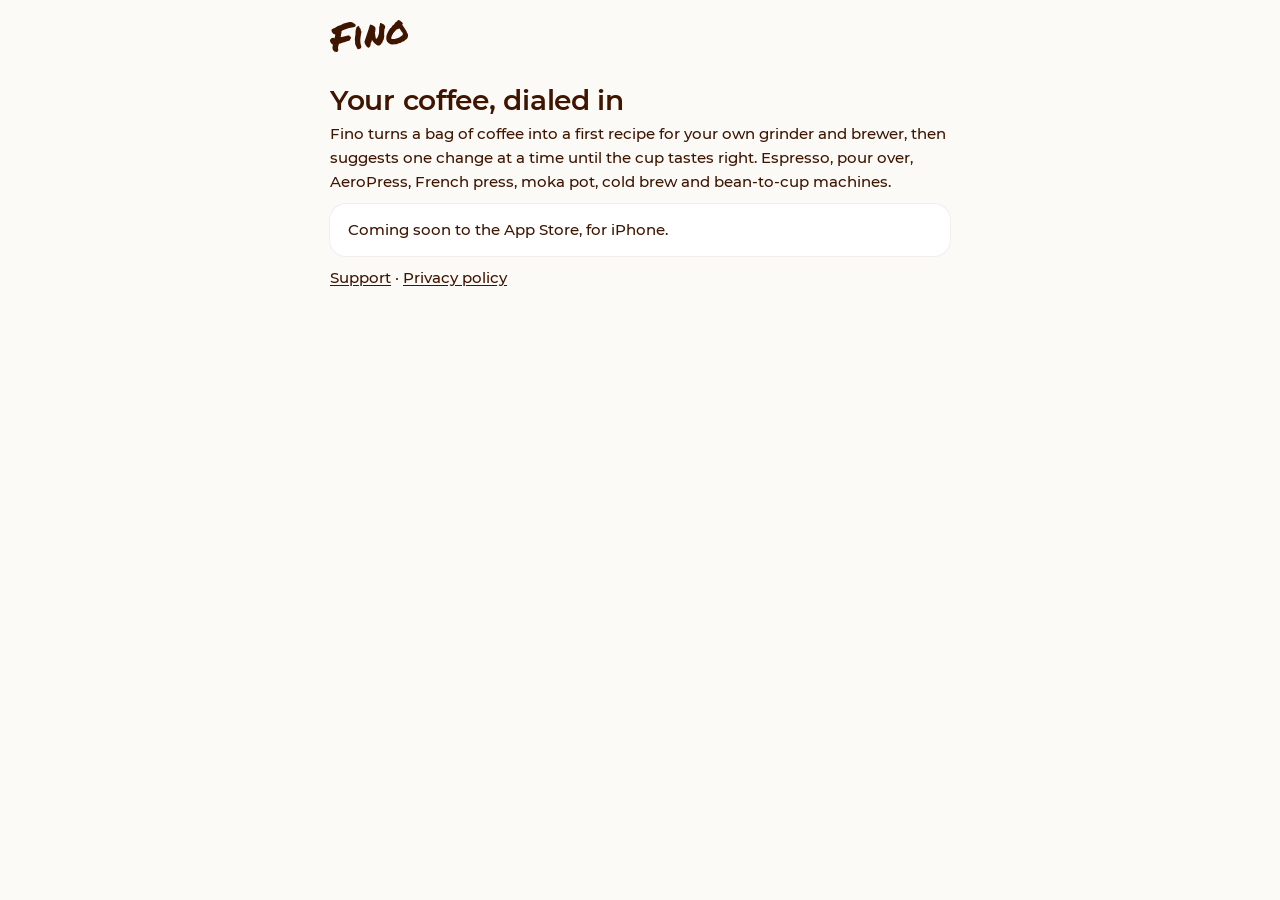
<file: index.html>
<!doctype html>
<html lang="en">
<head>
<meta charset="utf-8">
<meta name="viewport" content="width=device-width, initial-scale=1, viewport-fit=cover">
<meta name="referrer" content="no-referrer">
<meta name="description" content="Fino turns a bag of coffee into a first recipe for your own grinder and brewer, then suggests one change at a time.">
<title>Fino · Coffee grind coach for iPhone</title>
<link rel="stylesheet" href="page.css">
</head>
<body>
<main>
  <header class="brand">
    <svg class="logo" viewBox="0 0 100 41.01" aria-label="Fino" role="img"><path d="M3.66 31.56Q2.15 30.95 1.21 29.60Q0.27 28.25 0 26.96Q-0.01 25.82 0.35 25.13Q0.71 24.44 1.26 23.96Q1.82 23.48 2.45 23.18Q3.07 22.88 3.66 22.66L4.39 22.80Q4.66 23 4.94 23.16Q5.22 23.31 5.48 23.46Q5.92 23.21 5.99 22.82Q6.06 22.43 6.15 22.04Q6.22 21.51 6.34 20.97Q6.45 20.43 6.67 19.88Q6.56 19.46 6.61 19.12Q6.66 18.79 6.73 18.54Q6.41 18.34 6.29 18.33Q6.17 18.33 5.88 18.27Q5.74 18.29 5.60 18.29Q5.45 18.28 5.26 18.26Q4.49 17.84 4.23 17.52Q3.98 17.19 3.69 16.85Q3.41 16.51 3.18 16.25Q2.96 16 2.69 15.79L2.08 15.50L2.29 14.90Q2.37 14.79 2.35 14.63Q2.33 14.46 2.10 14.16Q1.87 13.57 1.93 13.28L1.95 12.71Q2.33 12.04 2.37 11.94L2.77 11.41Q3.81 10.98 4.89 10.48Q5.96 9.98 6.99 9.46Q8.01 8.95 9.08 8.42Q10.16 7.90 11.24 7.47Q11.57 7.09 12 6.96Q12.44 6.83 12.81 6.73Q13.13 6.69 13.41 6.61Q13.68 6.52 13.80 6.32Q14.55 5.93 15.28 5.64Q16.63 5.08 18.85 4.26Q21.07 3.44 23.89 2.82L24.87 2.65Q25.16 2.65 25.43 2.59Q25.71 2.53 25.99 2.50Q28.42 2.17 29.42 3.56Q29.92 3.73 30.34 4.03Q30.76 4.33 31.13 4.62Q31.39 4.82 31.60 4.96Q31.81 5.10 31.96 5.17L32.39 5.49Q33.05 6.55 32.87 7.67Q32.66 8.26 32.35 8.40Q32.03 8.54 31.72 8.68L31.16 9.08Q30.54 9.12 30.24 9.16Q29.93 9.20 29.56 9.25Q28.16 9.44 26.33 9.85Q24.51 10.26 22.63 10.82Q20.76 11.38 18.99 12.07Q17.23 12.76 15.94 13.45Q15.61 13.78 15.03 14.10Q14.90 14.16 14.64 14.39Q14.74 14.75 14.74 15.11Q14.74 15.47 14.69 15.81Q14.67 16.05 14.68 16.31Q14.69 16.57 14.68 16.86Q13.86 18.16 14.12 19.74L13.95 20.24Q13.79 20.45 13.72 20.82Q13.65 21.18 13.79 21.54L14.05 22.08Q14.97 21.86 15.87 21.62Q16.77 21.38 17.77 21.11Q19.05 20.70 20.36 20.35Q21.67 20.01 23.12 19.82L24.95 19.57L24.58 20.05L25.10 20.03L24.92 20.82Q25.27 20.91 25.44 20.96Q25.61 21.01 25.77 21.08L26.16 21.51Q26.41 21.62 26.64 21.89Q26.86 22.17 26.98 22.68L26.90 23.17L25.08 26.27L24.85 26.68L24.36 26.60Q23.47 26.67 22.70 27.01Q22.34 27.16 21.94 27.33Q21.53 27.50 21.11 27.56Q20.02 27.90 19.28 28.11Q18.55 28.33 17.82 28.52Q16.81 28.85 15.88 29.14Q14.94 29.43 14.14 29.87Q13.63 29.99 13.54 29.98Q13.44 29.96 13.35 29.98Q12.88 30.04 12.43 30.24Q11.98 30.45 11.58 30.64Q11.33 30.91 11.27 31.18Q11.21 31.45 11.16 31.75Q11.11 32.08 10.98 32.41Q10.86 32.74 10.67 33.09L10.83 33.93Q10.42 34.08 10.43 34.10Q10.43 34.13 10.38 34.13Q10.43 34.51 10.36 34.85Q10.29 35.19 10.23 35.49Q10.16 35.68 10.13 35.83Q10.11 35.98 10.12 36.12Q10.70 36.90 10.61 38Q10.55 38.92 10.12 39.66Q9.70 40.41 9.05 40.88Q8.31 41.07 7.94 40.98Q7.57 40.88 7.18 40.79Q6.93 40.73 6.69 40.69Q6.45 40.65 6.21 40.64L5.58 40.25Q5.41 39.98 5.19 39.75Q4.96 39.52 4.74 39.27Q4.46 38.97 4.18 38.67Q3.91 38.38 3.66 37.98Q3.12 36.39 3.18 35.26Q3.24 34.14 3.47 33.01Q3.52 32.62 3.57 32.28Q3.62 31.94 3.66 31.56ZM39.88 33.04Q40.30 34.41 40.01 35.26Q39.72 36.11 39.05 36.60Q38.38 37.10 37.45 37.27Q36.52 37.44 35.66 37.41Q35.10 36.82 34.60 35.89Q34.09 34.96 33.63 33.95Q33.16 32.94 32.76 31.95Q32.37 30.95 32.07 30.18Q32.23 29.59 32.21 28.86Q32.18 28.12 32.10 27.37Q32.03 26.62 31.95 25.85Q31.87 25.07 31.87 24.36Q31.93 22.35 32.32 20.49Q32.72 18.63 32.84 16.66Q32.87 16.23 32.66 15.88Q32.45 15.53 32.49 15.19Q32.52 14.99 32.74 14.89Q32.97 14.79 32.98 14.55Q33.05 14.02 32.94 13.70Q32.82 13.38 33 12.88Q33.18 12.48 33.43 11.71Q33.69 10.93 33.49 10.15Q33.87 9.82 34.19 9.39Q34.52 8.97 34.87 8.61Q35.23 8.25 35.69 7.95Q36.15 7.66 36.85 7.56Q37.29 7.98 37.48 8.52Q37.67 9.07 37.86 9.61Q38.06 10.16 38.36 10.62Q38.65 11.08 39.25 11.28Q39.30 11.66 39.38 12.22Q39.45 12.78 39.57 13.31Q39.69 13.84 39.91 14.27Q40.14 14.69 40.53 14.78Q39.99 17.13 39.56 19.43Q39.13 21.72 38.96 24.01Q38.79 26.29 38.97 28.55Q39.15 30.81 39.88 33.04ZM54.18 25.80Q53.78 25.95 53.64 26.37Q53.51 26.79 53.40 27.24Q53.29 27.68 53.18 28.05Q53.06 28.42 52.73 28.47Q52.74 28.85 52.56 29.16Q52.39 29.46 52.25 29.79Q52.10 30.12 52.05 30.49Q52.01 30.85 52.26 31.29Q51.92 31.62 51.89 32.15Q51.87 32.67 51.81 33.16Q51.76 33.64 51.52 34.01Q51.29 34.37 50.53 34.42Q50.42 34.63 50.52 34.66Q50.62 34.70 50.70 34.97Q50.17 34.95 49.94 35.15Q49.70 35.34 49.34 35.44Q48.41 35.28 47.73 34.66Q47.05 34.03 46.49 33.23Q45.94 32.42 45.47 31.58Q45 30.74 44.58 30.13Q44.65 29.60 44.49 29.12Q44.33 28.64 44.06 28.34Q45.70 23.17 47.67 17.30Q49.64 11.42 51.36 5.72Q52.49 5.99 53.61 6.39Q54.73 6.79 55.69 7.37Q56.65 7.96 57.38 8.79Q58.11 9.62 58.45 10.72Q58.39 11.01 58.27 10.95Q58.14 10.90 58.06 11.05Q58.28 11.26 58.32 11.35Q58.35 11.44 58.34 11.54Q58.33 11.63 58.35 11.80Q58.38 11.96 58.55 12.22Q58.36 12.20 58.30 12.30Q58.25 12.41 58 12.35Q58.26 12.83 58.23 13.17Q58.20 13.51 58.10 13.78Q57.99 14.06 57.94 14.38Q57.89 14.69 58.09 15.14Q57.95 15.16 57.89 15.24Q57.83 15.32 57.79 15.40Q57.75 15.47 57.69 15.55Q57.63 15.63 57.48 15.60Q57.76 16.61 57.85 17.65Q57.94 18.68 58.06 19.74Q58.18 20.79 58.38 21.93Q58.58 23.07 59.02 24.25Q60.57 23.04 61.37 21.36Q62.17 19.69 62.54 17.69Q62.92 15.68 62.95 13.44Q62.99 11.20 63.05 8.86Q63.42 8.38 63.57 7.75Q63.72 7.11 63.82 6.40Q63.92 5.70 64.01 5Q64.11 4.30 64.31 3.70Q65.03 3.70 65.56 3.98Q66.10 4.27 66.58 4.61Q67.05 4.95 67.56 5.24Q68.08 5.52 68.79 5.52Q69.46 6.24 70.03 6.93Q70.60 7.62 70.85 8.44Q70.66 8.84 70.61 9.33Q70.56 9.81 70.48 10.30Q70.40 10.78 70.22 11.21Q70.04 11.64 69.66 11.98Q69.68 13.21 69.60 14.24Q69.53 15.28 69.45 16.29Q69.37 17.30 69.37 18.37Q69.37 19.44 69.58 20.69Q69.35 21.82 69.10 23.09Q68.84 24.36 68.74 25.37Q68.07 26.08 67.76 26.98Q67.45 27.88 67.10 28.78Q66.94 28.99 66.88 28.91Q66.82 28.82 66.53 28.81Q66.60 28.99 66.57 29.09Q66.53 29.19 66.47 29.27Q66.41 29.35 66.41 29.49Q66.40 29.64 66.53 29.86Q65.91 30.22 65.47 30.81Q65.02 31.39 64.49 31.89Q63.96 32.39 63.17 32.64Q62.37 32.89 60.99 32.60Q58.89 31.45 57.17 29.82Q55.46 28.20 54.18 25.80ZM98.14 14.30Q98.16 14.87 98.37 15.37Q98.58 15.86 98.86 16.32Q99.13 16.79 99.39 17.28Q99.65 17.77 99.81 18.27Q99.99 18.91 100 19.69Q100.01 20.48 99.87 21.23Q99.74 21.99 99.44 22.62Q99.14 23.26 98.67 23.61Q98.13 24.54 97.25 25.13Q96.38 25.72 95.67 26.48Q95.20 26.88 94.59 27.10Q93.98 27.33 93.34 27.55Q92.87 27.90 92.21 28.30Q91.54 28.70 90.83 29.06Q90.12 29.41 89.39 29.63Q88.65 29.85 88.09 29.88Q86.75 30.58 85.44 30.92Q84.13 31.26 82.31 31.12Q80.65 31.58 79.18 31.40Q77.70 31.22 76.49 30.55Q75.29 29.87 74.31 28.84Q73.34 27.80 72.66 26.61Q71.93 24 72.20 21.75Q72.47 19.50 73.28 17.51Q74.08 15.52 75.23 13.78Q76.37 12.03 77.43 10.36Q77.73 10.42 77.88 10.28Q78.02 10.14 78.14 9.91Q78.25 9.68 78.39 9.48Q78.52 9.27 78.75 9.19Q78.99 8.44 79.57 8.01Q80.15 7.57 80.44 6.87Q80.85 6.72 81.10 6.49Q81.36 6.27 81.59 6Q81.81 5.73 82.06 5.49Q82.32 5.24 82.68 5.09L82.61 4.58Q83.40 4.09 83.73 3.55Q84.06 3.01 84.53 2.23Q84.94 2.13 85.20 2.09Q85.46 2.06 85.96 1.90Q86.25 1.19 86.51 0.82Q86.77 0.46 87.32 -0Q87.92 0.21 88.61 0.21Q89.30 0.21 89.89 0.66Q90 1.12 90.26 1.34Q90.53 1.57 90.84 1.74Q91.15 1.92 91.44 2.11Q91.73 2.31 91.88 2.72Q92.07 2.74 92.13 2.64Q92.18 2.54 92.38 2.56Q92.61 3.20 92.82 3.38Q93.04 3.57 93.30 4.15Q93.13 4.65 93.08 5.15Q93.03 5.66 92.59 5.96Q92.59 6.29 92.83 6.28Q93.07 6.27 93.14 6.50Q93.25 6.92 93.08 7.13Q94.45 8.80 95.61 10.72Q96.77 12.63 98.14 14.30ZM92.89 19.53Q93.01 18.99 93.27 18.62Q93.53 18.25 93.48 17.59Q93.20 17.25 93.13 17.04Q93.05 16.84 92.99 16.37Q91.77 15.06 90.80 13.50Q89.83 11.94 88.70 10.62Q88.63 10.82 88.42 11.04Q88.21 11.25 87.89 11.01Q87.85 11.40 87.64 11.59Q87.43 11.79 87.14 11.80Q86.86 11.82 86.54 11.74Q86.22 11.66 85.96 11.51Q84.75 12.76 83.53 13.97Q82.31 15.18 81.42 16.68Q81.25 16.80 81.20 16.78Q81.15 16.77 80.92 16.89Q80.67 17.83 80.23 18.63Q79.79 19.42 79.37 20.24Q78.96 21.06 78.70 21.95Q78.44 22.84 78.54 23.97Q79.42 24.52 80.52 24.51Q81.61 24.51 82.74 24.26Q83.88 24.01 84.95 23.66Q86.02 23.30 86.95 23.18Q88.85 22.45 90.15 21.49Q91.45 20.53 92.89 19.53Z"/></svg>
  </header>
  <section id="en">
    <h1>Your coffee, dialed in</h1>
    <p>Fino turns a bag of coffee into a first recipe for your own grinder and brewer, then suggests one change at a time until the cup tastes right. Espresso, pour over, AeroPress, French press, moka pot, cold brew and bean-to-cup machines.</p>
    <p class="summary">Coming soon to the App Store, for iPhone.</p>
    <p><a href="support/">Support</a> · <a href="privacy/">Privacy policy</a></p>
  </section>
</main>
</body>
</html>
</file>
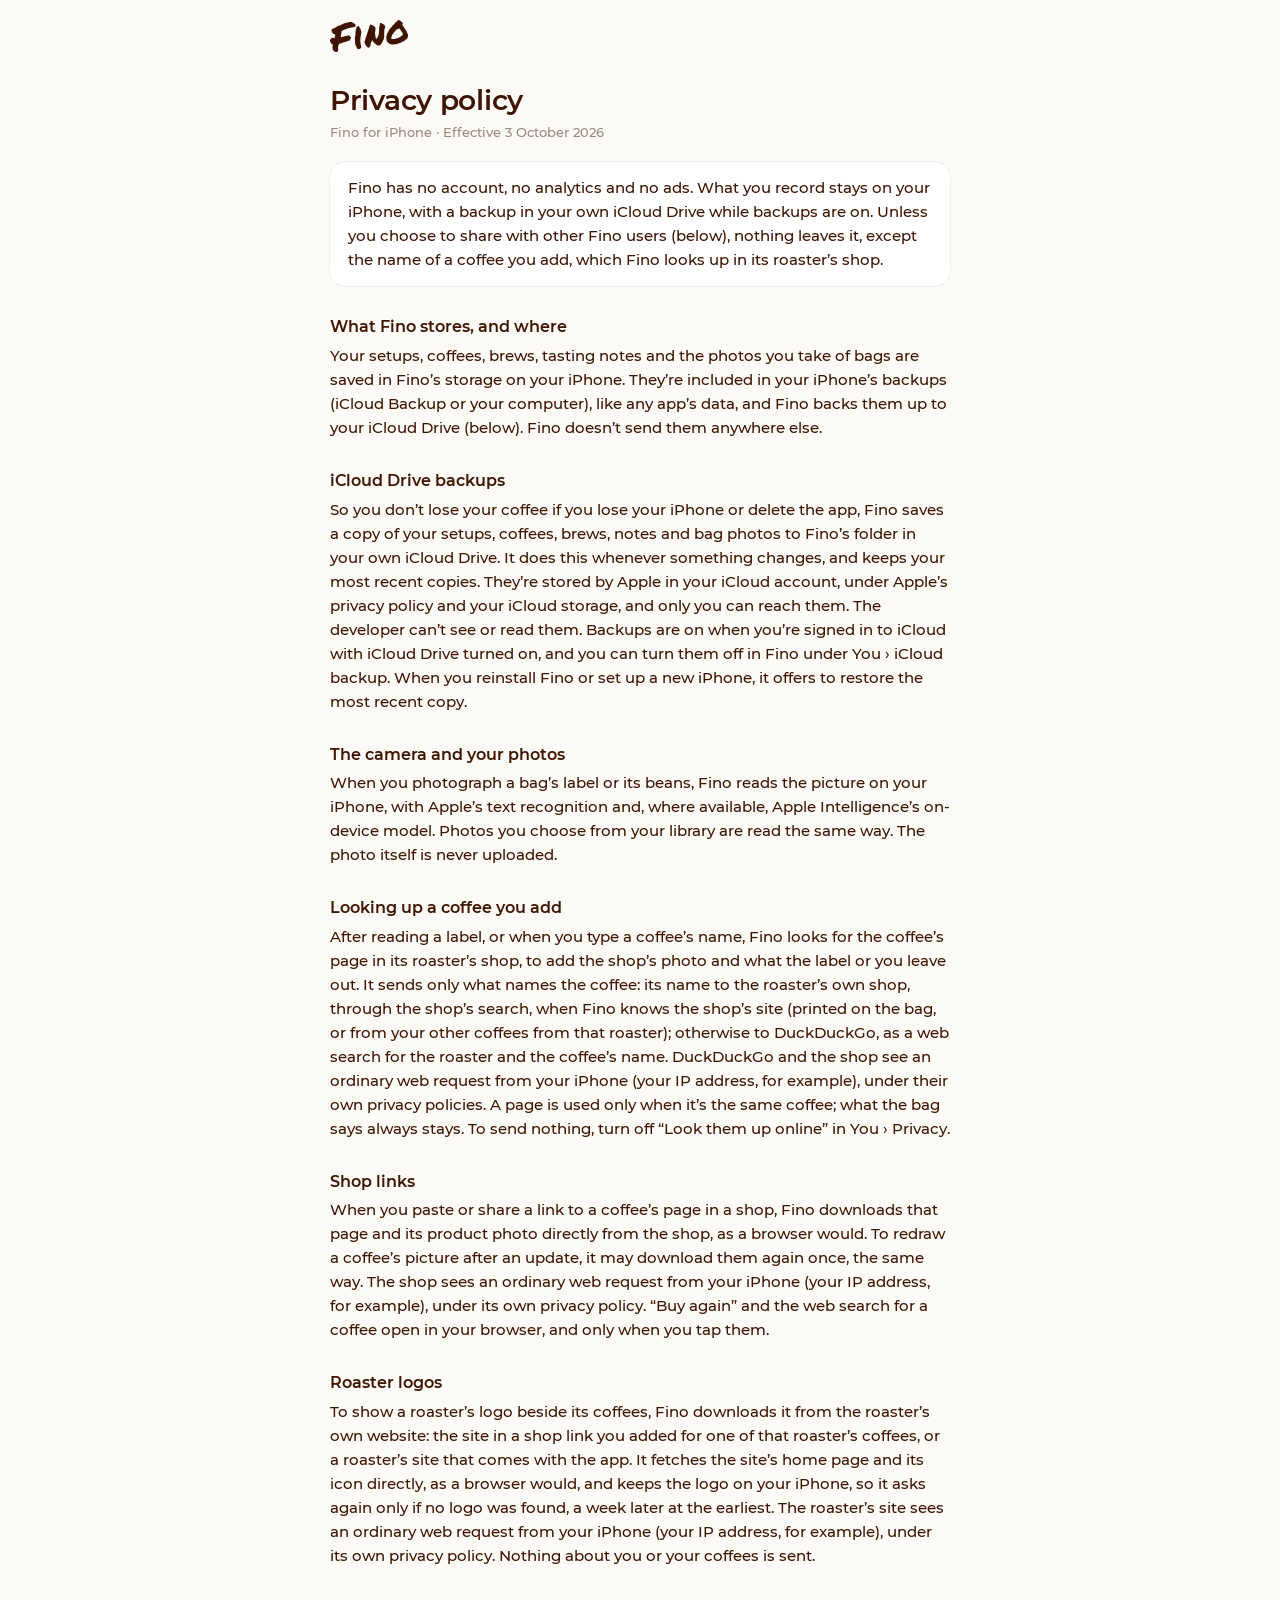
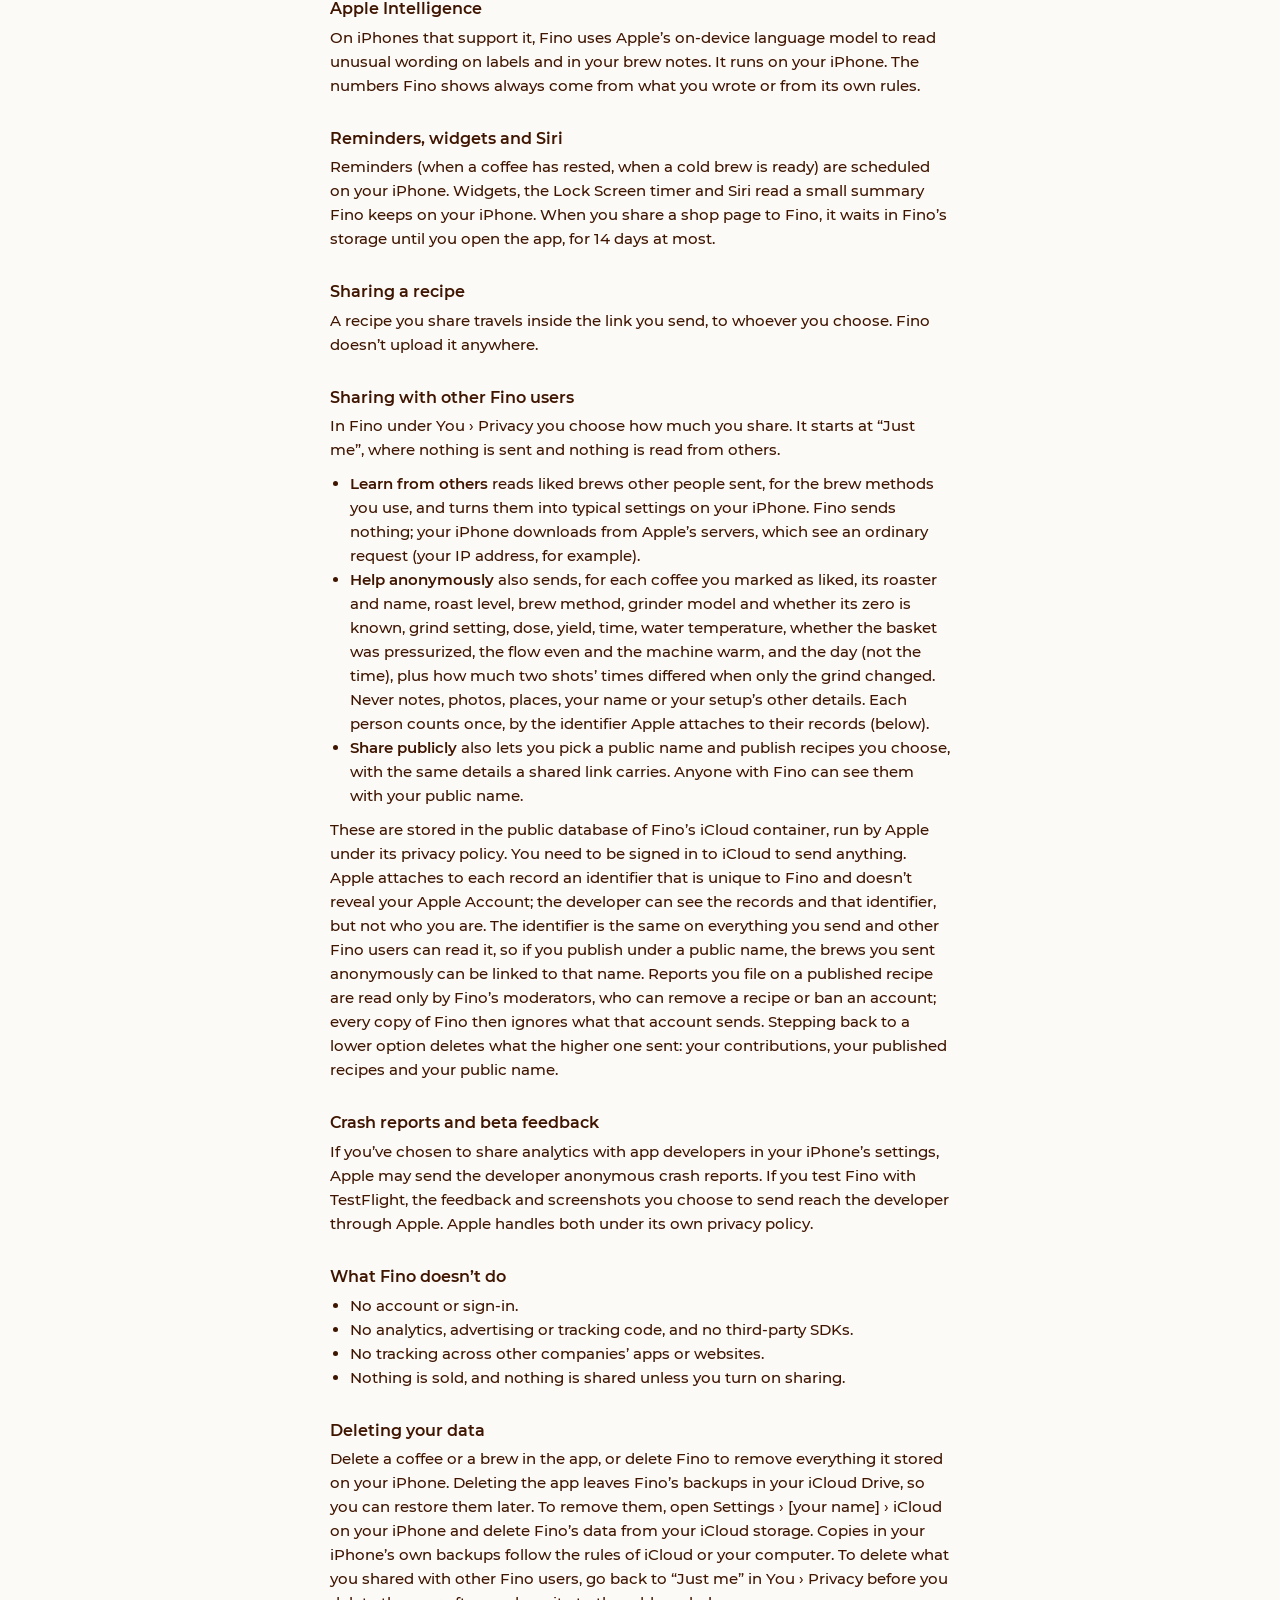
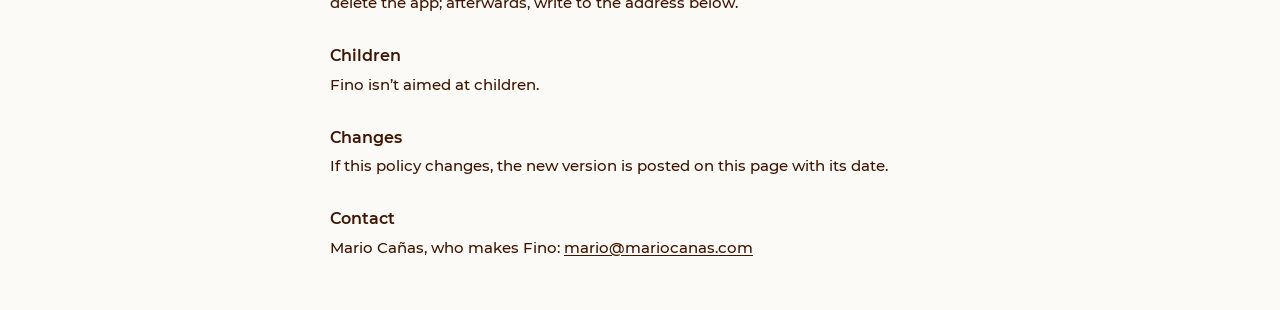
<file: privacy/index.html>
<!doctype html>
<html lang="en">
<head>
<meta charset="utf-8">
<meta name="viewport" content="width=device-width, initial-scale=1, viewport-fit=cover">
<meta name="referrer" content="no-referrer">
<meta name="description" content="Fino keeps what you record on your iPhone and, if you like, in your own iCloud Drive: no account, no analytics, no ads. Sharing with other Fino users is off until you turn it on.">
<title>Fino · Privacy policy</title>
<link rel="stylesheet" href="../page.css">
</head>
<body>
<main>
  <header class="brand">
    <svg class="logo" viewBox="0 0 100 41.01" aria-label="Fino" role="img"><path d="M3.66 31.56Q2.15 30.95 1.21 29.60Q0.27 28.25 0 26.96Q-0.01 25.82 0.35 25.13Q0.71 24.44 1.26 23.96Q1.82 23.48 2.45 23.18Q3.07 22.88 3.66 22.66L4.39 22.80Q4.66 23 4.94 23.16Q5.22 23.31 5.48 23.46Q5.92 23.21 5.99 22.82Q6.06 22.43 6.15 22.04Q6.22 21.51 6.34 20.97Q6.45 20.43 6.67 19.88Q6.56 19.46 6.61 19.12Q6.66 18.79 6.73 18.54Q6.41 18.34 6.29 18.33Q6.17 18.33 5.88 18.27Q5.74 18.29 5.60 18.29Q5.45 18.28 5.26 18.26Q4.49 17.84 4.23 17.52Q3.98 17.19 3.69 16.85Q3.41 16.51 3.18 16.25Q2.96 16 2.69 15.79L2.08 15.50L2.29 14.90Q2.37 14.79 2.35 14.63Q2.33 14.46 2.10 14.16Q1.87 13.57 1.93 13.28L1.95 12.71Q2.33 12.04 2.37 11.94L2.77 11.41Q3.81 10.98 4.89 10.48Q5.96 9.98 6.99 9.46Q8.01 8.95 9.08 8.42Q10.16 7.90 11.24 7.47Q11.57 7.09 12 6.96Q12.44 6.83 12.81 6.73Q13.13 6.69 13.41 6.61Q13.68 6.52 13.80 6.32Q14.55 5.93 15.28 5.64Q16.63 5.08 18.85 4.26Q21.07 3.44 23.89 2.82L24.87 2.65Q25.16 2.65 25.43 2.59Q25.71 2.53 25.99 2.50Q28.42 2.17 29.42 3.56Q29.92 3.73 30.34 4.03Q30.76 4.33 31.13 4.62Q31.39 4.82 31.60 4.96Q31.81 5.10 31.96 5.17L32.39 5.49Q33.05 6.55 32.87 7.67Q32.66 8.26 32.35 8.40Q32.03 8.54 31.72 8.68L31.16 9.08Q30.54 9.12 30.24 9.16Q29.93 9.20 29.56 9.25Q28.16 9.44 26.33 9.85Q24.51 10.26 22.63 10.82Q20.76 11.38 18.99 12.07Q17.23 12.76 15.94 13.45Q15.61 13.78 15.03 14.10Q14.90 14.16 14.64 14.39Q14.74 14.75 14.74 15.11Q14.74 15.47 14.69 15.81Q14.67 16.05 14.68 16.31Q14.69 16.57 14.68 16.86Q13.86 18.16 14.12 19.74L13.95 20.24Q13.79 20.45 13.72 20.82Q13.65 21.18 13.79 21.54L14.05 22.08Q14.97 21.86 15.87 21.62Q16.77 21.38 17.77 21.11Q19.05 20.70 20.36 20.35Q21.67 20.01 23.12 19.82L24.95 19.57L24.58 20.05L25.10 20.03L24.92 20.82Q25.27 20.91 25.44 20.96Q25.61 21.01 25.77 21.08L26.16 21.51Q26.41 21.62 26.64 21.89Q26.86 22.17 26.98 22.68L26.90 23.17L25.08 26.27L24.85 26.68L24.36 26.60Q23.47 26.67 22.70 27.01Q22.34 27.16 21.94 27.33Q21.53 27.50 21.11 27.56Q20.02 27.90 19.28 28.11Q18.55 28.33 17.82 28.52Q16.81 28.85 15.88 29.14Q14.94 29.43 14.14 29.87Q13.63 29.99 13.54 29.98Q13.44 29.96 13.35 29.98Q12.88 30.04 12.43 30.24Q11.98 30.45 11.58 30.64Q11.33 30.91 11.27 31.18Q11.21 31.45 11.16 31.75Q11.11 32.08 10.98 32.41Q10.86 32.74 10.67 33.09L10.83 33.93Q10.42 34.08 10.43 34.10Q10.43 34.13 10.38 34.13Q10.43 34.51 10.36 34.85Q10.29 35.19 10.23 35.49Q10.16 35.68 10.13 35.83Q10.11 35.98 10.12 36.12Q10.70 36.90 10.61 38Q10.55 38.92 10.12 39.66Q9.70 40.41 9.05 40.88Q8.31 41.07 7.94 40.98Q7.57 40.88 7.18 40.79Q6.93 40.73 6.69 40.69Q6.45 40.65 6.21 40.64L5.58 40.25Q5.41 39.98 5.19 39.75Q4.96 39.52 4.74 39.27Q4.46 38.97 4.18 38.67Q3.91 38.38 3.66 37.98Q3.12 36.39 3.18 35.26Q3.24 34.14 3.47 33.01Q3.52 32.62 3.57 32.28Q3.62 31.94 3.66 31.56ZM39.88 33.04Q40.30 34.41 40.01 35.26Q39.72 36.11 39.05 36.60Q38.38 37.10 37.45 37.27Q36.52 37.44 35.66 37.41Q35.10 36.82 34.60 35.89Q34.09 34.96 33.63 33.95Q33.16 32.94 32.76 31.95Q32.37 30.95 32.07 30.18Q32.23 29.59 32.21 28.86Q32.18 28.12 32.10 27.37Q32.03 26.62 31.95 25.85Q31.87 25.07 31.87 24.36Q31.93 22.35 32.32 20.49Q32.72 18.63 32.84 16.66Q32.87 16.23 32.66 15.88Q32.45 15.53 32.49 15.19Q32.52 14.99 32.74 14.89Q32.97 14.79 32.98 14.55Q33.05 14.02 32.94 13.70Q32.82 13.38 33 12.88Q33.18 12.48 33.43 11.71Q33.69 10.93 33.49 10.15Q33.87 9.82 34.19 9.39Q34.52 8.97 34.87 8.61Q35.23 8.25 35.69 7.95Q36.15 7.66 36.85 7.56Q37.29 7.98 37.48 8.52Q37.67 9.07 37.86 9.61Q38.06 10.16 38.36 10.62Q38.65 11.08 39.25 11.28Q39.30 11.66 39.38 12.22Q39.45 12.78 39.57 13.31Q39.69 13.84 39.91 14.27Q40.14 14.69 40.53 14.78Q39.99 17.13 39.56 19.43Q39.13 21.72 38.96 24.01Q38.79 26.29 38.97 28.55Q39.15 30.81 39.88 33.04ZM54.18 25.80Q53.78 25.95 53.64 26.37Q53.51 26.79 53.40 27.24Q53.29 27.68 53.18 28.05Q53.06 28.42 52.73 28.47Q52.74 28.85 52.56 29.16Q52.39 29.46 52.25 29.79Q52.10 30.12 52.05 30.49Q52.01 30.85 52.26 31.29Q51.92 31.62 51.89 32.15Q51.87 32.67 51.81 33.16Q51.76 33.64 51.52 34.01Q51.29 34.37 50.53 34.42Q50.42 34.63 50.52 34.66Q50.62 34.70 50.70 34.97Q50.17 34.95 49.94 35.15Q49.70 35.34 49.34 35.44Q48.41 35.28 47.73 34.66Q47.05 34.03 46.49 33.23Q45.94 32.42 45.47 31.58Q45 30.74 44.58 30.13Q44.65 29.60 44.49 29.12Q44.33 28.64 44.06 28.34Q45.70 23.17 47.67 17.30Q49.64 11.42 51.36 5.72Q52.49 5.99 53.61 6.39Q54.73 6.79 55.69 7.37Q56.65 7.96 57.38 8.79Q58.11 9.62 58.45 10.72Q58.39 11.01 58.27 10.95Q58.14 10.90 58.06 11.05Q58.28 11.26 58.32 11.35Q58.35 11.44 58.34 11.54Q58.33 11.63 58.35 11.80Q58.38 11.96 58.55 12.22Q58.36 12.20 58.30 12.30Q58.25 12.41 58 12.35Q58.26 12.83 58.23 13.17Q58.20 13.51 58.10 13.78Q57.99 14.06 57.94 14.38Q57.89 14.69 58.09 15.14Q57.95 15.16 57.89 15.24Q57.83 15.32 57.79 15.40Q57.75 15.47 57.69 15.55Q57.63 15.63 57.48 15.60Q57.76 16.61 57.85 17.65Q57.94 18.68 58.06 19.74Q58.18 20.79 58.38 21.93Q58.58 23.07 59.02 24.25Q60.57 23.04 61.37 21.36Q62.17 19.69 62.54 17.69Q62.92 15.68 62.95 13.44Q62.99 11.20 63.05 8.86Q63.42 8.38 63.57 7.75Q63.72 7.11 63.82 6.40Q63.92 5.70 64.01 5Q64.11 4.30 64.31 3.70Q65.03 3.70 65.56 3.98Q66.10 4.27 66.58 4.61Q67.05 4.95 67.56 5.24Q68.08 5.52 68.79 5.52Q69.46 6.24 70.03 6.93Q70.60 7.62 70.85 8.44Q70.66 8.84 70.61 9.33Q70.56 9.81 70.48 10.30Q70.40 10.78 70.22 11.21Q70.04 11.64 69.66 11.98Q69.68 13.21 69.60 14.24Q69.53 15.28 69.45 16.29Q69.37 17.30 69.37 18.37Q69.37 19.44 69.58 20.69Q69.35 21.82 69.10 23.09Q68.84 24.36 68.74 25.37Q68.07 26.08 67.76 26.98Q67.45 27.88 67.10 28.78Q66.94 28.99 66.88 28.91Q66.82 28.82 66.53 28.81Q66.60 28.99 66.57 29.09Q66.53 29.19 66.47 29.27Q66.41 29.35 66.41 29.49Q66.40 29.64 66.53 29.86Q65.91 30.22 65.47 30.81Q65.02 31.39 64.49 31.89Q63.96 32.39 63.17 32.64Q62.37 32.89 60.99 32.60Q58.89 31.45 57.17 29.82Q55.46 28.20 54.18 25.80ZM98.14 14.30Q98.16 14.87 98.37 15.37Q98.58 15.86 98.86 16.32Q99.13 16.79 99.39 17.28Q99.65 17.77 99.81 18.27Q99.99 18.91 100 19.69Q100.01 20.48 99.87 21.23Q99.74 21.99 99.44 22.62Q99.14 23.26 98.67 23.61Q98.13 24.54 97.25 25.13Q96.38 25.72 95.67 26.48Q95.20 26.88 94.59 27.10Q93.98 27.33 93.34 27.55Q92.87 27.90 92.21 28.30Q91.54 28.70 90.83 29.06Q90.12 29.41 89.39 29.63Q88.65 29.85 88.09 29.88Q86.75 30.58 85.44 30.92Q84.13 31.26 82.31 31.12Q80.65 31.58 79.18 31.40Q77.70 31.22 76.49 30.55Q75.29 29.87 74.31 28.84Q73.34 27.80 72.66 26.61Q71.93 24 72.20 21.75Q72.47 19.50 73.28 17.51Q74.08 15.52 75.23 13.78Q76.37 12.03 77.43 10.36Q77.73 10.42 77.88 10.28Q78.02 10.14 78.14 9.91Q78.25 9.68 78.39 9.48Q78.52 9.27 78.75 9.19Q78.99 8.44 79.57 8.01Q80.15 7.57 80.44 6.87Q80.85 6.72 81.10 6.49Q81.36 6.27 81.59 6Q81.81 5.73 82.06 5.49Q82.32 5.24 82.68 5.09L82.61 4.58Q83.40 4.09 83.73 3.55Q84.06 3.01 84.53 2.23Q84.94 2.13 85.20 2.09Q85.46 2.06 85.96 1.90Q86.25 1.19 86.51 0.82Q86.77 0.46 87.32 -0Q87.92 0.21 88.61 0.21Q89.30 0.21 89.89 0.66Q90 1.12 90.26 1.34Q90.53 1.57 90.84 1.74Q91.15 1.92 91.44 2.11Q91.73 2.31 91.88 2.72Q92.07 2.74 92.13 2.64Q92.18 2.54 92.38 2.56Q92.61 3.20 92.82 3.38Q93.04 3.57 93.30 4.15Q93.13 4.65 93.08 5.15Q93.03 5.66 92.59 5.96Q92.59 6.29 92.83 6.28Q93.07 6.27 93.14 6.50Q93.25 6.92 93.08 7.13Q94.45 8.80 95.61 10.72Q96.77 12.63 98.14 14.30ZM92.89 19.53Q93.01 18.99 93.27 18.62Q93.53 18.25 93.48 17.59Q93.20 17.25 93.13 17.04Q93.05 16.84 92.99 16.37Q91.77 15.06 90.80 13.50Q89.83 11.94 88.70 10.62Q88.63 10.82 88.42 11.04Q88.21 11.25 87.89 11.01Q87.85 11.40 87.64 11.59Q87.43 11.79 87.14 11.80Q86.86 11.82 86.54 11.74Q86.22 11.66 85.96 11.51Q84.75 12.76 83.53 13.97Q82.31 15.18 81.42 16.68Q81.25 16.80 81.20 16.78Q81.15 16.77 80.92 16.89Q80.67 17.83 80.23 18.63Q79.79 19.42 79.37 20.24Q78.96 21.06 78.70 21.95Q78.44 22.84 78.54 23.97Q79.42 24.52 80.52 24.51Q81.61 24.51 82.74 24.26Q83.88 24.01 84.95 23.66Q86.02 23.30 86.95 23.18Q88.85 22.45 90.15 21.49Q91.45 20.53 92.89 19.53Z"/></svg>
  </header>
  <section id="en">
    <h1>Privacy policy</h1>
    <p class="meta">Fino for iPhone · Effective 3 October 2026</p>
    <p class="summary">Fino has no account, no analytics and no ads. What you record stays on your iPhone, with a backup in your own iCloud Drive while backups are on. Unless you choose to share with other Fino users (below), nothing leaves it, except the name of a coffee you add, which Fino looks up in its roaster’s shop.</p>

    <h2>What Fino stores, and where</h2>
    <p>Your setups, coffees, brews, tasting notes and the photos you take of bags are saved in Fino’s storage on your iPhone. They’re included in your iPhone’s backups (iCloud Backup or your computer), like any app’s data, and Fino backs them up to your iCloud Drive (below). Fino doesn’t send them anywhere else.</p>
    <h2>iCloud Drive backups</h2>
    <p>So you don’t lose your coffee if you lose your iPhone or delete the app, Fino saves a copy of your setups, coffees, brews, notes and bag photos to Fino’s folder in your own iCloud Drive. It does this whenever something changes, and keeps your most recent copies. They’re stored by Apple in your iCloud account, under Apple’s privacy policy and your iCloud storage, and only you can reach them. The developer can’t see or read them. Backups are on when you’re signed in to iCloud with iCloud Drive turned on, and you can turn them off in Fino under You › iCloud backup. When you reinstall Fino or set up a new iPhone, it offers to restore the most recent copy.</p>

    <h2>The camera and your photos</h2>
    <p>When you photograph a bag’s label or its beans, Fino reads the picture on your iPhone, with Apple’s text recognition and, where available, Apple Intelligence’s on-device model. Photos you choose from your library are read the same way. The photo itself is never uploaded.</p>

    <h2>Looking up a coffee you add</h2>
    <p>After reading a label, or when you type a coffee’s name, Fino looks for the coffee’s page in its roaster’s shop, to add the shop’s photo and what the label or you leave out. It sends only what names the coffee: its name to the roaster’s own shop, through the shop’s search, when Fino knows the shop’s site (printed on the bag, or from your other coffees from that roaster); otherwise to DuckDuckGo, as a web search for the roaster and the coffee’s name. DuckDuckGo and the shop see an ordinary web request from your iPhone (your IP address, for example), under their own privacy policies. A page is used only when it’s the same coffee; what the bag says always stays. To send nothing, turn off “Look them up online” in You › Privacy.</p>

    <h2>Shop links</h2>
    <p>When you paste or share a link to a coffee’s page in a shop, Fino downloads that page and its product photo directly from the shop, as a browser would. To redraw a coffee’s picture after an update, it may download them again once, the same way. The shop sees an ordinary web request from your iPhone (your IP address, for example), under its own privacy policy. “Buy again” and the web search for a coffee open in your browser, and only when you tap them.</p>

    <h2>Roaster logos</h2>
    <p>To show a roaster’s logo beside its coffees, Fino downloads it from the roaster’s own website: the site in a shop link you added for one of that roaster’s coffees, or a roaster’s site that comes with the app. It fetches the site’s home page and its icon directly, as a browser would, and keeps the logo on your iPhone, so it asks again only if no logo was found, a week later at the earliest. The roaster’s site sees an ordinary web request from your iPhone (your IP address, for example), under its own privacy policy. Nothing about you or your coffees is sent.</p>

    <h2>Apple Intelligence</h2>
    <p>On iPhones that support it, Fino uses Apple’s on-device language model to read unusual wording on labels and in your brew notes. It runs on your iPhone. The numbers Fino shows always come from what you wrote or from its own rules.</p>

    <h2>Reminders, widgets and Siri</h2>
    <p>Reminders (when a coffee has rested, when a cold brew is ready) are scheduled on your iPhone. Widgets, the Lock Screen timer and Siri read a small summary Fino keeps on your iPhone. When you share a shop page to Fino, it waits in Fino’s storage until you open the app, for 14 days at most.</p>

    <h2>Sharing a recipe</h2>
    <p>A recipe you share travels inside the link you send, to whoever you choose. Fino doesn’t upload it anywhere.</p>

    <h2>Sharing with other Fino users</h2>
    <p>In Fino under You › Privacy you choose how much you share. It starts at “Just me”, where nothing is sent and nothing is read from others.</p>
    <ul>
      <li><strong>Learn from others</strong> reads liked brews other people sent, for the brew methods you use, and turns them into typical settings on your iPhone. Fino sends nothing; your iPhone downloads from Apple’s servers, which see an ordinary request (your IP address, for example).</li>
      <li><strong>Help anonymously</strong> also sends, for each coffee you marked as liked, its roaster and name, roast level, brew method, grinder model and whether its zero is known, grind setting, dose, yield, time, water temperature, whether the basket was pressurized, the flow even and the machine warm, and the day (not the time), plus how much two shots’ times differed when only the grind changed. Never notes, photos, places, your name or your setup’s other details. Each person counts once, by the identifier Apple attaches to their records (below).</li>
      <li><strong>Share publicly</strong> also lets you pick a public name and publish recipes you choose, with the same details a shared link carries. Anyone with Fino can see them with your public name.</li>
    </ul>
    <p>These are stored in the public database of Fino’s iCloud container, run by Apple under its privacy policy. You need to be signed in to iCloud to send anything. Apple attaches to each record an identifier that is unique to Fino and doesn’t reveal your Apple Account; the developer can see the records and that identifier, but not who you are. The identifier is the same on everything you send and other Fino users can read it, so if you publish under a public name, the brews you sent anonymously can be linked to that name. Reports you file on a published recipe are read only by Fino’s moderators, who can remove a recipe or ban an account; every copy of Fino then ignores what that account sends. Stepping back to a lower option deletes what the higher one sent: your contributions, your published recipes and your public name.</p>

    <h2>Crash reports and beta feedback</h2>
    <p>If you’ve chosen to share analytics with app developers in your iPhone’s settings, Apple may send the developer anonymous crash reports. If you test Fino with TestFlight, the feedback and screenshots you choose to send reach the developer through Apple. Apple handles both under its own privacy policy.</p>

    <h2>What Fino doesn’t do</h2>
    <ul>
      <li>No account or sign-in.</li>
      <li>No analytics, advertising or tracking code, and no third-party SDKs.</li>
      <li>No tracking across other companies’ apps or websites.</li>
      <li>Nothing is sold, and nothing is shared unless you turn on sharing.</li>
    </ul>

    <h2>Deleting your data</h2>
    <p>Delete a coffee or a brew in the app, or delete Fino to remove everything it stored on your iPhone. Deleting the app leaves Fino’s backups in your iCloud Drive, so you can restore them later. To remove them, open Settings › [your name] › iCloud on your iPhone and delete Fino’s data from your iCloud storage. Copies in your iPhone’s own backups follow the rules of iCloud or your computer. To delete what you shared with other Fino users, go back to “Just me” in You › Privacy before you delete the app; afterwards, write to the address below.</p>

    <h2>Children</h2>
    <p>Fino isn’t aimed at children.</p>

    <h2>Changes</h2>
    <p>If this policy changes, the new version is posted on this page with its date.</p>

    <h2>Contact</h2>
    <p>Mario Cañas, who makes Fino: <a href="mailto:mario@mariocanas.com">mario@mariocanas.com</a></p>
  </section>
</main>
</body>
</html>
</file>
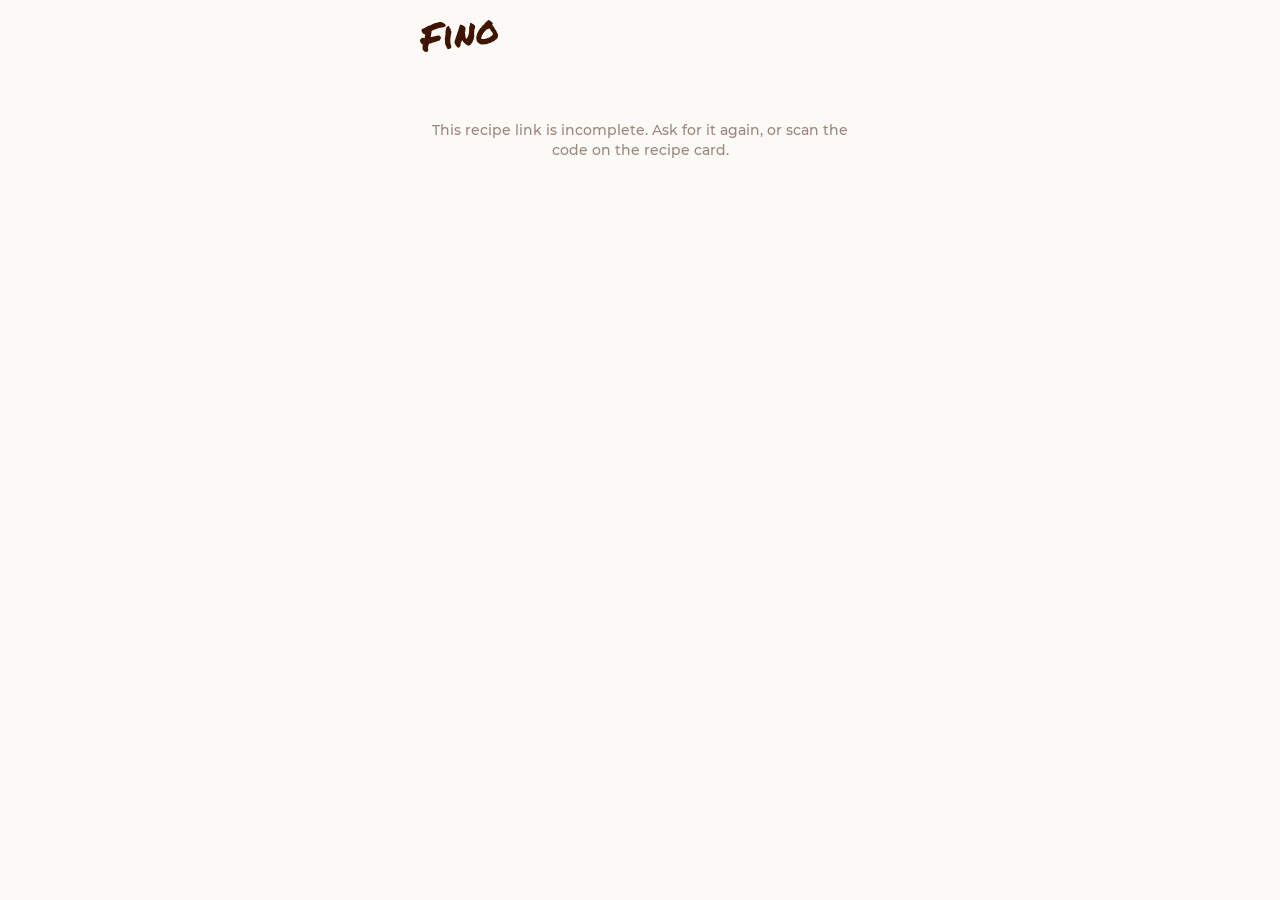
<file: r/index.html>
<!doctype html>
<html lang="en">
<head>
<meta charset="utf-8">
<meta name="viewport" content="width=device-width, initial-scale=1, viewport-fit=cover">
<meta name="robots" content="noindex">
<meta name="referrer" content="no-referrer">
<title>Fino recipe</title>
<style>
  /* Montserrat, served with the page (SIL Open Font License, fonts/OFL.txt): no third-party requests. */
  @font-face { font-family: "Montserrat"; font-weight: 500; font-display: swap; src: url("../fonts/Montserrat-Medium.ttf") format("truetype"); }
  @font-face { font-family: "Montserrat"; font-weight: 600; font-display: swap; src: url("../fonts/Montserrat-SemiBold.ttf") format("truetype"); }

  /* The app's colours (Shared/Theme.swift): light, and the same roles on warm near-black. */
  :root {
    --canvas:#FBFAF7; --card:#FFFFFF; --tan:#F2EFEB; --hairline:rgba(63,21,0,.05);
    --ink:#3F1500; --muted:rgba(63,21,0,.5); --faint:rgba(63,21,0,.4);
    --button:#3F1500; --on-button:#FFFFFF;
    color-scheme: light;
  }
  @media (prefers-color-scheme: dark) {
    :root {
      --canvas:#15110E; --card:#1F1915; --tan:#2A231E; --hairline:rgba(255,255,255,.08);
      --ink:#F3EDE6; --muted:rgba(243,237,230,.6); --faint:rgba(243,237,230,.45);
      --button:#F3EDE6; --on-button:#3F1500;
      color-scheme: dark;
    }
  }
  * { box-sizing: border-box; }
  body {
    margin:0; background:var(--canvas); color:var(--ink);
    font: 500 14px/1.45 "Montserrat", -apple-system, "SF Pro Text", "Segoe UI", Roboto, sans-serif;
    padding: max(20px, env(safe-area-inset-top)) 20px max(32px, env(safe-area-inset-bottom));
    -webkit-font-smoothing: antialiased;
  }
  main { max-width: 440px; margin: 0 auto; display:flex; flex-direction:column; gap:20px; }

  .brand { display:flex; align-items:center; gap:8px; }
  .logo { height:32px; width:auto; flex:none; fill: var(--ink); }
  .method { margin-left:auto; font-size:12px; font-weight:600; letter-spacing:.1em; text-transform:uppercase; color:var(--muted); }

  .card { background:var(--card); border-radius:20px; box-shadow: 0 0 0 1px var(--hairline); overflow:hidden; }
  .head { padding:22px 20px 18px; }
  h1 { font-size:24px; font-weight:600; line-height:1.2; margin:0; letter-spacing:-.01em; text-wrap: balance; }
  .sub { margin-top:4px; color:var(--muted); }
  .grind { display:flex; flex-direction:column; padding:18px 20px 20px; background:var(--tan); }
  .grind .label { font-size:12px; font-weight:600; letter-spacing:.02em; color:var(--muted); }
  .grind .value { font-size:64px; font-weight:600; line-height:1.05; letter-spacing:-.02em; }
  .grind .on { color:var(--muted); }
  dl { margin:0; }
  .row { display:flex; justify-content:space-between; gap:16px; padding:13px 20px; border-top:1px solid var(--hairline); }
  dt { color:var(--muted); }
  dd { margin:0; font-weight:600; text-align:right; font-variant-numeric: tabular-nums; }

  /* The app's action: a solid pill in a thin rim, 4 px out. */
  .button {
    display:flex; align-items:center; justify-content:center; height:44px; margin:5px; border-radius:999px;
    background: var(--button); color:var(--on-button);
    box-shadow: 0 0 0 4px var(--canvas), 0 0 0 5px var(--hairline);
    font-size:15px; font-weight:600; text-decoration:none;
  }
  .note { margin:0; font-size:12px; letter-spacing:.02em; color:var(--faint); text-align:center; text-wrap: balance; }
  .error { text-align:center; color:var(--muted); padding:48px 8px; margin:0; }
</style>
</head>
<body>
<main>
  <header class="brand">
    <svg class="logo" viewBox="0 0 100 41.01" aria-label="Fino" role="img"><path d="M3.66 31.56Q2.15 30.95 1.21 29.60Q0.27 28.25 0 26.96Q-0.01 25.82 0.35 25.13Q0.71 24.44 1.26 23.96Q1.82 23.48 2.45 23.18Q3.07 22.88 3.66 22.66L4.39 22.80Q4.66 23 4.94 23.16Q5.22 23.31 5.48 23.46Q5.92 23.21 5.99 22.82Q6.06 22.43 6.15 22.04Q6.22 21.51 6.34 20.97Q6.45 20.43 6.67 19.88Q6.56 19.46 6.61 19.12Q6.66 18.79 6.73 18.54Q6.41 18.34 6.29 18.33Q6.17 18.33 5.88 18.27Q5.74 18.29 5.60 18.29Q5.45 18.28 5.26 18.26Q4.49 17.84 4.23 17.52Q3.98 17.19 3.69 16.85Q3.41 16.51 3.18 16.25Q2.96 16 2.69 15.79L2.08 15.50L2.29 14.90Q2.37 14.79 2.35 14.63Q2.33 14.46 2.10 14.16Q1.87 13.57 1.93 13.28L1.95 12.71Q2.33 12.04 2.37 11.94L2.77 11.41Q3.81 10.98 4.89 10.48Q5.96 9.98 6.99 9.46Q8.01 8.95 9.08 8.42Q10.16 7.90 11.24 7.47Q11.57 7.09 12 6.96Q12.44 6.83 12.81 6.73Q13.13 6.69 13.41 6.61Q13.68 6.52 13.80 6.32Q14.55 5.93 15.28 5.64Q16.63 5.08 18.85 4.26Q21.07 3.44 23.89 2.82L24.87 2.65Q25.16 2.65 25.43 2.59Q25.71 2.53 25.99 2.50Q28.42 2.17 29.42 3.56Q29.92 3.73 30.34 4.03Q30.76 4.33 31.13 4.62Q31.39 4.82 31.60 4.96Q31.81 5.10 31.96 5.17L32.39 5.49Q33.05 6.55 32.87 7.67Q32.66 8.26 32.35 8.40Q32.03 8.54 31.72 8.68L31.16 9.08Q30.54 9.12 30.24 9.16Q29.93 9.20 29.56 9.25Q28.16 9.44 26.33 9.85Q24.51 10.26 22.63 10.82Q20.76 11.38 18.99 12.07Q17.23 12.76 15.94 13.45Q15.61 13.78 15.03 14.10Q14.90 14.16 14.64 14.39Q14.74 14.75 14.74 15.11Q14.74 15.47 14.69 15.81Q14.67 16.05 14.68 16.31Q14.69 16.57 14.68 16.86Q13.86 18.16 14.12 19.74L13.95 20.24Q13.79 20.45 13.72 20.82Q13.65 21.18 13.79 21.54L14.05 22.08Q14.97 21.86 15.87 21.62Q16.77 21.38 17.77 21.11Q19.05 20.70 20.36 20.35Q21.67 20.01 23.12 19.82L24.95 19.57L24.58 20.05L25.10 20.03L24.92 20.82Q25.27 20.91 25.44 20.96Q25.61 21.01 25.77 21.08L26.16 21.51Q26.41 21.62 26.64 21.89Q26.86 22.17 26.98 22.68L26.90 23.17L25.08 26.27L24.85 26.68L24.36 26.60Q23.47 26.67 22.70 27.01Q22.34 27.16 21.94 27.33Q21.53 27.50 21.11 27.56Q20.02 27.90 19.28 28.11Q18.55 28.33 17.82 28.52Q16.81 28.85 15.88 29.14Q14.94 29.43 14.14 29.87Q13.63 29.99 13.54 29.98Q13.44 29.96 13.35 29.98Q12.88 30.04 12.43 30.24Q11.98 30.45 11.58 30.64Q11.33 30.91 11.27 31.18Q11.21 31.45 11.16 31.75Q11.11 32.08 10.98 32.41Q10.86 32.74 10.67 33.09L10.83 33.93Q10.42 34.08 10.43 34.10Q10.43 34.13 10.38 34.13Q10.43 34.51 10.36 34.85Q10.29 35.19 10.23 35.49Q10.16 35.68 10.13 35.83Q10.11 35.98 10.12 36.12Q10.70 36.90 10.61 38Q10.55 38.92 10.12 39.66Q9.70 40.41 9.05 40.88Q8.31 41.07 7.94 40.98Q7.57 40.88 7.18 40.79Q6.93 40.73 6.69 40.69Q6.45 40.65 6.21 40.64L5.58 40.25Q5.41 39.98 5.19 39.75Q4.96 39.52 4.74 39.27Q4.46 38.97 4.18 38.67Q3.91 38.38 3.66 37.98Q3.12 36.39 3.18 35.26Q3.24 34.14 3.47 33.01Q3.52 32.62 3.57 32.28Q3.62 31.94 3.66 31.56ZM39.88 33.04Q40.30 34.41 40.01 35.26Q39.72 36.11 39.05 36.60Q38.38 37.10 37.45 37.27Q36.52 37.44 35.66 37.41Q35.10 36.82 34.60 35.89Q34.09 34.96 33.63 33.95Q33.16 32.94 32.76 31.95Q32.37 30.95 32.07 30.18Q32.23 29.59 32.21 28.86Q32.18 28.12 32.10 27.37Q32.03 26.62 31.95 25.85Q31.87 25.07 31.87 24.36Q31.93 22.35 32.32 20.49Q32.72 18.63 32.84 16.66Q32.87 16.23 32.66 15.88Q32.45 15.53 32.49 15.19Q32.52 14.99 32.74 14.89Q32.97 14.79 32.98 14.55Q33.05 14.02 32.94 13.70Q32.82 13.38 33 12.88Q33.18 12.48 33.43 11.71Q33.69 10.93 33.49 10.15Q33.87 9.82 34.19 9.39Q34.52 8.97 34.87 8.61Q35.23 8.25 35.69 7.95Q36.15 7.66 36.85 7.56Q37.29 7.98 37.48 8.52Q37.67 9.07 37.86 9.61Q38.06 10.16 38.36 10.62Q38.65 11.08 39.25 11.28Q39.30 11.66 39.38 12.22Q39.45 12.78 39.57 13.31Q39.69 13.84 39.91 14.27Q40.14 14.69 40.53 14.78Q39.99 17.13 39.56 19.43Q39.13 21.72 38.96 24.01Q38.79 26.29 38.97 28.55Q39.15 30.81 39.88 33.04ZM54.18 25.80Q53.78 25.95 53.64 26.37Q53.51 26.79 53.40 27.24Q53.29 27.68 53.18 28.05Q53.06 28.42 52.73 28.47Q52.74 28.85 52.56 29.16Q52.39 29.46 52.25 29.79Q52.10 30.12 52.05 30.49Q52.01 30.85 52.26 31.29Q51.92 31.62 51.89 32.15Q51.87 32.67 51.81 33.16Q51.76 33.64 51.52 34.01Q51.29 34.37 50.53 34.42Q50.42 34.63 50.52 34.66Q50.62 34.70 50.70 34.97Q50.17 34.95 49.94 35.15Q49.70 35.34 49.34 35.44Q48.41 35.28 47.73 34.66Q47.05 34.03 46.49 33.23Q45.94 32.42 45.47 31.58Q45 30.74 44.58 30.13Q44.65 29.60 44.49 29.12Q44.33 28.64 44.06 28.34Q45.70 23.17 47.67 17.30Q49.64 11.42 51.36 5.72Q52.49 5.99 53.61 6.39Q54.73 6.79 55.69 7.37Q56.65 7.96 57.38 8.79Q58.11 9.62 58.45 10.72Q58.39 11.01 58.27 10.95Q58.14 10.90 58.06 11.05Q58.28 11.26 58.32 11.35Q58.35 11.44 58.34 11.54Q58.33 11.63 58.35 11.80Q58.38 11.96 58.55 12.22Q58.36 12.20 58.30 12.30Q58.25 12.41 58 12.35Q58.26 12.83 58.23 13.17Q58.20 13.51 58.10 13.78Q57.99 14.06 57.94 14.38Q57.89 14.69 58.09 15.14Q57.95 15.16 57.89 15.24Q57.83 15.32 57.79 15.40Q57.75 15.47 57.69 15.55Q57.63 15.63 57.48 15.60Q57.76 16.61 57.85 17.65Q57.94 18.68 58.06 19.74Q58.18 20.79 58.38 21.93Q58.58 23.07 59.02 24.25Q60.57 23.04 61.37 21.36Q62.17 19.69 62.54 17.69Q62.92 15.68 62.95 13.44Q62.99 11.20 63.05 8.86Q63.42 8.38 63.57 7.75Q63.72 7.11 63.82 6.40Q63.92 5.70 64.01 5Q64.11 4.30 64.31 3.70Q65.03 3.70 65.56 3.98Q66.10 4.27 66.58 4.61Q67.05 4.95 67.56 5.24Q68.08 5.52 68.79 5.52Q69.46 6.24 70.03 6.93Q70.60 7.62 70.85 8.44Q70.66 8.84 70.61 9.33Q70.56 9.81 70.48 10.30Q70.40 10.78 70.22 11.21Q70.04 11.64 69.66 11.98Q69.68 13.21 69.60 14.24Q69.53 15.28 69.45 16.29Q69.37 17.30 69.37 18.37Q69.37 19.44 69.58 20.69Q69.35 21.82 69.10 23.09Q68.84 24.36 68.74 25.37Q68.07 26.08 67.76 26.98Q67.45 27.88 67.10 28.78Q66.94 28.99 66.88 28.91Q66.82 28.82 66.53 28.81Q66.60 28.99 66.57 29.09Q66.53 29.19 66.47 29.27Q66.41 29.35 66.41 29.49Q66.40 29.64 66.53 29.86Q65.91 30.22 65.47 30.81Q65.02 31.39 64.49 31.89Q63.96 32.39 63.17 32.64Q62.37 32.89 60.99 32.60Q58.89 31.45 57.17 29.82Q55.46 28.20 54.18 25.80ZM98.14 14.30Q98.16 14.87 98.37 15.37Q98.58 15.86 98.86 16.32Q99.13 16.79 99.39 17.28Q99.65 17.77 99.81 18.27Q99.99 18.91 100 19.69Q100.01 20.48 99.87 21.23Q99.74 21.99 99.44 22.62Q99.14 23.26 98.67 23.61Q98.13 24.54 97.25 25.13Q96.38 25.72 95.67 26.48Q95.20 26.88 94.59 27.10Q93.98 27.33 93.34 27.55Q92.87 27.90 92.21 28.30Q91.54 28.70 90.83 29.06Q90.12 29.41 89.39 29.63Q88.65 29.85 88.09 29.88Q86.75 30.58 85.44 30.92Q84.13 31.26 82.31 31.12Q80.65 31.58 79.18 31.40Q77.70 31.22 76.49 30.55Q75.29 29.87 74.31 28.84Q73.34 27.80 72.66 26.61Q71.93 24 72.20 21.75Q72.47 19.50 73.28 17.51Q74.08 15.52 75.23 13.78Q76.37 12.03 77.43 10.36Q77.73 10.42 77.88 10.28Q78.02 10.14 78.14 9.91Q78.25 9.68 78.39 9.48Q78.52 9.27 78.75 9.19Q78.99 8.44 79.57 8.01Q80.15 7.57 80.44 6.87Q80.85 6.72 81.10 6.49Q81.36 6.27 81.59 6Q81.81 5.73 82.06 5.49Q82.32 5.24 82.68 5.09L82.61 4.58Q83.40 4.09 83.73 3.55Q84.06 3.01 84.53 2.23Q84.94 2.13 85.20 2.09Q85.46 2.06 85.96 1.90Q86.25 1.19 86.51 0.82Q86.77 0.46 87.32 -0Q87.92 0.21 88.61 0.21Q89.30 0.21 89.89 0.66Q90 1.12 90.26 1.34Q90.53 1.57 90.84 1.74Q91.15 1.92 91.44 2.11Q91.73 2.31 91.88 2.72Q92.07 2.74 92.13 2.64Q92.18 2.54 92.38 2.56Q92.61 3.20 92.82 3.38Q93.04 3.57 93.30 4.15Q93.13 4.65 93.08 5.15Q93.03 5.66 92.59 5.96Q92.59 6.29 92.83 6.28Q93.07 6.27 93.14 6.50Q93.25 6.92 93.08 7.13Q94.45 8.80 95.61 10.72Q96.77 12.63 98.14 14.30ZM92.89 19.53Q93.01 18.99 93.27 18.62Q93.53 18.25 93.48 17.59Q93.20 17.25 93.13 17.04Q93.05 16.84 92.99 16.37Q91.77 15.06 90.80 13.50Q89.83 11.94 88.70 10.62Q88.63 10.82 88.42 11.04Q88.21 11.25 87.89 11.01Q87.85 11.40 87.64 11.59Q87.43 11.79 87.14 11.80Q86.86 11.82 86.54 11.74Q86.22 11.66 85.96 11.51Q84.75 12.76 83.53 13.97Q82.31 15.18 81.42 16.68Q81.25 16.80 81.20 16.78Q81.15 16.77 80.92 16.89Q80.67 17.83 80.23 18.63Q79.79 19.42 79.37 20.24Q78.96 21.06 78.70 21.95Q78.44 22.84 78.54 23.97Q79.42 24.52 80.52 24.51Q81.61 24.51 82.74 24.26Q83.88 24.01 84.95 23.66Q86.02 23.30 86.95 23.18Q88.85 22.45 90.15 21.49Q91.45 20.53 92.89 19.53Z"/></svg>
    <span class="method" id="method"></span>
  </header>
  <div id="app"><p class="error">Opening the recipe…</p></div>
</main>
<script>
// Everything happens in this browser: the recipe is in the part of the link after "#",
// which browsers never send to a server.
const METHODS = { espresso: "Espresso", v60: "Pour over", chemex: "Chemex", aeropress: "AeroPress", "french-press": "French press",
  moka: "Moka pot", "cold-brew": "Cold brew" };
const ROASTS = { light: "Light", mediumLight: "Medium-light", medium: "Medium", mediumDark: "Medium-dark", dark: "Dark" };
const TASTES = { sour: "Sour", thin: "Thin", bitter: "Bitter", harsh: "Harsh", balanced: "Balanced", sweet: "Sweet", strong: "Too strong" };
const GRINDERS = { "niche-zero": "Niche Zero", "mahlkonig-x54": "Mahlkönig X54", "wilfa-uniform": "Wilfa Uniform",
  "timemore-chestnut-s3": "Timemore Chestnut S3", "baratza-encore": "Baratza Encore", "df64-gen2": "DF64 Gen 2",
  "1zpresso-q-air": "1Zpresso Q Air", "comandante-c40": "Comandante C40", "timemore-c2": "Timemore C2 / C3" };

const app = document.getElementById("app");
const text = (tag, content, cls) => { const el = document.createElement(tag); el.textContent = content; if (cls) el.className = cls; return el; };
const num = (v) => Number.isInteger(v) ? String(v) : v.toFixed(1);
// Seconds for a shot, hours for a cold brew's steep, minutes and seconds for the rest.
const duration = (s, method) => method === "espresso" ? `${Math.round(s)} s`
  : s >= 3600 ? `${num(Math.round(s / 360) / 10)} h`
  : `${Math.floor(s / 60)}:${String(Math.round(s % 60)).padStart(2, "0")}`;

async function decode(token) {
  if (!/^[A-Za-z0-9_-]{1,2000}$/.test(token)) throw new Error("bad token");
  const b64 = token.replace(/-/g, "+").replace(/_/g, "/").padEnd(Math.ceil(token.length / 4) * 4, "=");
  const bytes = Uint8Array.from(atob(b64), (c) => c.charCodeAt(0));
  const stream = new Blob([bytes]).stream().pipeThrough(new DecompressionStream("deflate-raw"));
  const json = await new Response(stream).text();
  const r = JSON.parse(json);
  if (!r || typeof r.n !== "string" || typeof r.s !== "number" || typeof r.d !== "number" || typeof r.y !== "number") throw new Error("bad recipe");
  return r;
}

function render(r, token) {
  document.getElementById("method").textContent = METHODS[r.m] ?? r.m;
  document.title = `${r.n} · Fino recipe`;

  const card = document.createElement("section");
  card.className = "card";
  const head = document.createElement("div");
  head.className = "head";
  head.append(text("h1", r.n));
  const sub = [r.r, ...(r.o ?? []), ROASTS[r.l]].filter(Boolean).join(" · ");
  if (sub) head.append(text("div", sub, "sub"));
  card.append(head);

  const grind = document.createElement("div");
  grind.className = "grind";
  grind.append(text("span", "Grind", "label"), text("span", num(r.s), "value"), text("span", `on ${GRINDERS[r.g] ?? r.g}`, "on"));
  card.append(grind);

  const dl = document.createElement("dl");
  const row = (k, v) => { const div = document.createElement("div"); div.className = "row"; div.append(text("dt", k), text("dd", v)); dl.append(div); };
  row(r.m === "espresso" ? "Coffee in → out" : "Coffee → water", `${num(r.d)} g → ${num(r.y)} g`);
  if (r.t) row(r.m === "espresso" ? "Shot time" : "Total time", duration(r.t, r.m));
  if (r.k) row("Temperature", `${num(r.k)} °C`);
  if (r.q?.length) row("Tasted", r.q.map((t) => TASTES[t] ?? t).join(", "));
  if (r.a != null) row("Brewed", `Day ${r.a} after roast`);
  card.append(dl);

  const open = text("a", "Open in Fino", "button");
  open.href = `dialed://r#${token}`;
  app.replaceChildren(card, open, text("p", "Fino converts this setting to your own grinder. Don’t have it yet? Get Fino on the App Store.", "note"));
  app.style.display = "flex";
  app.style.flexDirection = "column";
  app.style.gap = "16px";
}

(async () => {
  const token = decodeURIComponent(location.hash.slice(1));
  try {
    render(await decode(token), token);
  } catch {
    app.replaceChildren(text("p", "This recipe link is incomplete. Ask for it again, or scan the code on the recipe card.", "error"));
  }
})();
</script>
</body>
</html>
</file>
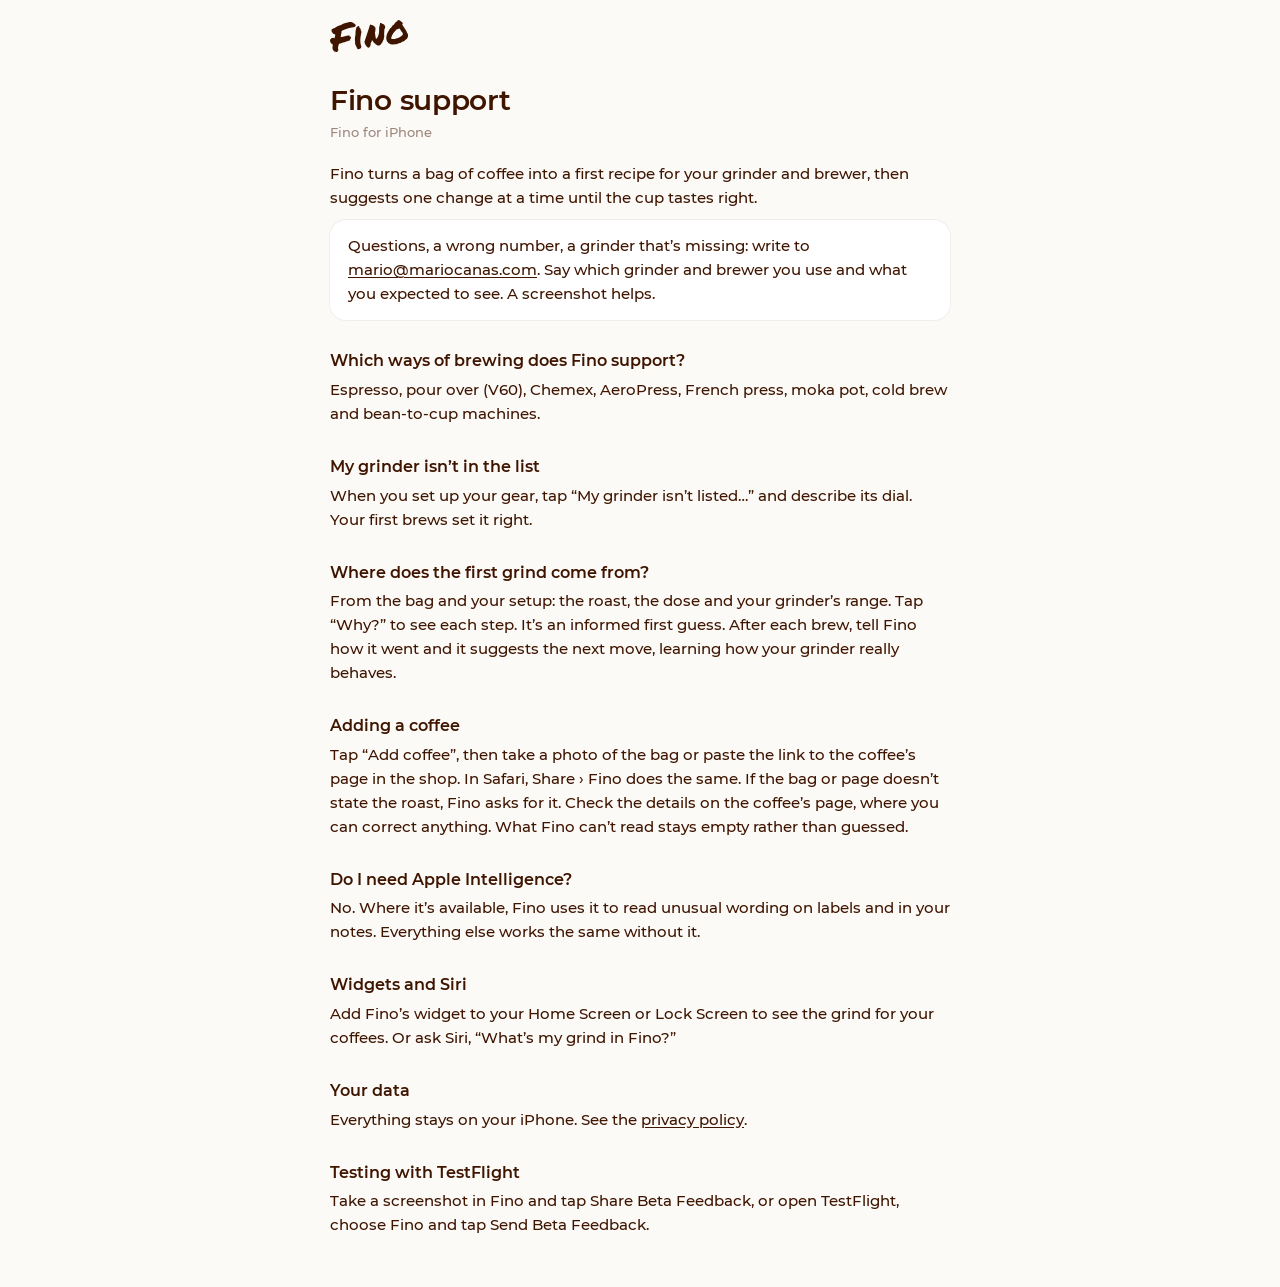
<file: support/index.html>
<!doctype html>
<html lang="en">
<head>
<meta charset="utf-8">
<meta name="viewport" content="width=device-width, initial-scale=1, viewport-fit=cover">
<meta name="referrer" content="no-referrer">
<meta name="description" content="Help with Fino, the coffee dial-in app for iPhone.">
<title>Fino · Support</title>
<link rel="stylesheet" href="../page.css">
</head>
<body>
<main>
  <header class="brand">
    <svg class="logo" viewBox="0 0 100 41.01" aria-label="Fino" role="img"><path d="M3.66 31.56Q2.15 30.95 1.21 29.60Q0.27 28.25 0 26.96Q-0.01 25.82 0.35 25.13Q0.71 24.44 1.26 23.96Q1.82 23.48 2.45 23.18Q3.07 22.88 3.66 22.66L4.39 22.80Q4.66 23 4.94 23.16Q5.22 23.31 5.48 23.46Q5.92 23.21 5.99 22.82Q6.06 22.43 6.15 22.04Q6.22 21.51 6.34 20.97Q6.45 20.43 6.67 19.88Q6.56 19.46 6.61 19.12Q6.66 18.79 6.73 18.54Q6.41 18.34 6.29 18.33Q6.17 18.33 5.88 18.27Q5.74 18.29 5.60 18.29Q5.45 18.28 5.26 18.26Q4.49 17.84 4.23 17.52Q3.98 17.19 3.69 16.85Q3.41 16.51 3.18 16.25Q2.96 16 2.69 15.79L2.08 15.50L2.29 14.90Q2.37 14.79 2.35 14.63Q2.33 14.46 2.10 14.16Q1.87 13.57 1.93 13.28L1.95 12.71Q2.33 12.04 2.37 11.94L2.77 11.41Q3.81 10.98 4.89 10.48Q5.96 9.98 6.99 9.46Q8.01 8.95 9.08 8.42Q10.16 7.90 11.24 7.47Q11.57 7.09 12 6.96Q12.44 6.83 12.81 6.73Q13.13 6.69 13.41 6.61Q13.68 6.52 13.80 6.32Q14.55 5.93 15.28 5.64Q16.63 5.08 18.85 4.26Q21.07 3.44 23.89 2.82L24.87 2.65Q25.16 2.65 25.43 2.59Q25.71 2.53 25.99 2.50Q28.42 2.17 29.42 3.56Q29.92 3.73 30.34 4.03Q30.76 4.33 31.13 4.62Q31.39 4.82 31.60 4.96Q31.81 5.10 31.96 5.17L32.39 5.49Q33.05 6.55 32.87 7.67Q32.66 8.26 32.35 8.40Q32.03 8.54 31.72 8.68L31.16 9.08Q30.54 9.12 30.24 9.16Q29.93 9.20 29.56 9.25Q28.16 9.44 26.33 9.85Q24.51 10.26 22.63 10.82Q20.76 11.38 18.99 12.07Q17.23 12.76 15.94 13.45Q15.61 13.78 15.03 14.10Q14.90 14.16 14.64 14.39Q14.74 14.75 14.74 15.11Q14.74 15.47 14.69 15.81Q14.67 16.05 14.68 16.31Q14.69 16.57 14.68 16.86Q13.86 18.16 14.12 19.74L13.95 20.24Q13.79 20.45 13.72 20.82Q13.65 21.18 13.79 21.54L14.05 22.08Q14.97 21.86 15.87 21.62Q16.77 21.38 17.77 21.11Q19.05 20.70 20.36 20.35Q21.67 20.01 23.12 19.82L24.95 19.57L24.58 20.05L25.10 20.03L24.92 20.82Q25.27 20.91 25.44 20.96Q25.61 21.01 25.77 21.08L26.16 21.51Q26.41 21.62 26.64 21.89Q26.86 22.17 26.98 22.68L26.90 23.17L25.08 26.27L24.85 26.68L24.36 26.60Q23.47 26.67 22.70 27.01Q22.34 27.16 21.94 27.33Q21.53 27.50 21.11 27.56Q20.02 27.90 19.28 28.11Q18.55 28.33 17.82 28.52Q16.81 28.85 15.88 29.14Q14.94 29.43 14.14 29.87Q13.63 29.99 13.54 29.98Q13.44 29.96 13.35 29.98Q12.88 30.04 12.43 30.24Q11.98 30.45 11.58 30.64Q11.33 30.91 11.27 31.18Q11.21 31.45 11.16 31.75Q11.11 32.08 10.98 32.41Q10.86 32.74 10.67 33.09L10.83 33.93Q10.42 34.08 10.43 34.10Q10.43 34.13 10.38 34.13Q10.43 34.51 10.36 34.85Q10.29 35.19 10.23 35.49Q10.16 35.68 10.13 35.83Q10.11 35.98 10.12 36.12Q10.70 36.90 10.61 38Q10.55 38.92 10.12 39.66Q9.70 40.41 9.05 40.88Q8.31 41.07 7.94 40.98Q7.57 40.88 7.18 40.79Q6.93 40.73 6.69 40.69Q6.45 40.65 6.21 40.64L5.58 40.25Q5.41 39.98 5.19 39.75Q4.96 39.52 4.74 39.27Q4.46 38.97 4.18 38.67Q3.91 38.38 3.66 37.98Q3.12 36.39 3.18 35.26Q3.24 34.14 3.47 33.01Q3.52 32.62 3.57 32.28Q3.62 31.94 3.66 31.56ZM39.88 33.04Q40.30 34.41 40.01 35.26Q39.72 36.11 39.05 36.60Q38.38 37.10 37.45 37.27Q36.52 37.44 35.66 37.41Q35.10 36.82 34.60 35.89Q34.09 34.96 33.63 33.95Q33.16 32.94 32.76 31.95Q32.37 30.95 32.07 30.18Q32.23 29.59 32.21 28.86Q32.18 28.12 32.10 27.37Q32.03 26.62 31.95 25.85Q31.87 25.07 31.87 24.36Q31.93 22.35 32.32 20.49Q32.72 18.63 32.84 16.66Q32.87 16.23 32.66 15.88Q32.45 15.53 32.49 15.19Q32.52 14.99 32.74 14.89Q32.97 14.79 32.98 14.55Q33.05 14.02 32.94 13.70Q32.82 13.38 33 12.88Q33.18 12.48 33.43 11.71Q33.69 10.93 33.49 10.15Q33.87 9.82 34.19 9.39Q34.52 8.97 34.87 8.61Q35.23 8.25 35.69 7.95Q36.15 7.66 36.85 7.56Q37.29 7.98 37.48 8.52Q37.67 9.07 37.86 9.61Q38.06 10.16 38.36 10.62Q38.65 11.08 39.25 11.28Q39.30 11.66 39.38 12.22Q39.45 12.78 39.57 13.31Q39.69 13.84 39.91 14.27Q40.14 14.69 40.53 14.78Q39.99 17.13 39.56 19.43Q39.13 21.72 38.96 24.01Q38.79 26.29 38.97 28.55Q39.15 30.81 39.88 33.04ZM54.18 25.80Q53.78 25.95 53.64 26.37Q53.51 26.79 53.40 27.24Q53.29 27.68 53.18 28.05Q53.06 28.42 52.73 28.47Q52.74 28.85 52.56 29.16Q52.39 29.46 52.25 29.79Q52.10 30.12 52.05 30.49Q52.01 30.85 52.26 31.29Q51.92 31.62 51.89 32.15Q51.87 32.67 51.81 33.16Q51.76 33.64 51.52 34.01Q51.29 34.37 50.53 34.42Q50.42 34.63 50.52 34.66Q50.62 34.70 50.70 34.97Q50.17 34.95 49.94 35.15Q49.70 35.34 49.34 35.44Q48.41 35.28 47.73 34.66Q47.05 34.03 46.49 33.23Q45.94 32.42 45.47 31.58Q45 30.74 44.58 30.13Q44.65 29.60 44.49 29.12Q44.33 28.64 44.06 28.34Q45.70 23.17 47.67 17.30Q49.64 11.42 51.36 5.72Q52.49 5.99 53.61 6.39Q54.73 6.79 55.69 7.37Q56.65 7.96 57.38 8.79Q58.11 9.62 58.45 10.72Q58.39 11.01 58.27 10.95Q58.14 10.90 58.06 11.05Q58.28 11.26 58.32 11.35Q58.35 11.44 58.34 11.54Q58.33 11.63 58.35 11.80Q58.38 11.96 58.55 12.22Q58.36 12.20 58.30 12.30Q58.25 12.41 58 12.35Q58.26 12.83 58.23 13.17Q58.20 13.51 58.10 13.78Q57.99 14.06 57.94 14.38Q57.89 14.69 58.09 15.14Q57.95 15.16 57.89 15.24Q57.83 15.32 57.79 15.40Q57.75 15.47 57.69 15.55Q57.63 15.63 57.48 15.60Q57.76 16.61 57.85 17.65Q57.94 18.68 58.06 19.74Q58.18 20.79 58.38 21.93Q58.58 23.07 59.02 24.25Q60.57 23.04 61.37 21.36Q62.17 19.69 62.54 17.69Q62.92 15.68 62.95 13.44Q62.99 11.20 63.05 8.86Q63.42 8.38 63.57 7.75Q63.72 7.11 63.82 6.40Q63.92 5.70 64.01 5Q64.11 4.30 64.31 3.70Q65.03 3.70 65.56 3.98Q66.10 4.27 66.58 4.61Q67.05 4.95 67.56 5.24Q68.08 5.52 68.79 5.52Q69.46 6.24 70.03 6.93Q70.60 7.62 70.85 8.44Q70.66 8.84 70.61 9.33Q70.56 9.81 70.48 10.30Q70.40 10.78 70.22 11.21Q70.04 11.64 69.66 11.98Q69.68 13.21 69.60 14.24Q69.53 15.28 69.45 16.29Q69.37 17.30 69.37 18.37Q69.37 19.44 69.58 20.69Q69.35 21.82 69.10 23.09Q68.84 24.36 68.74 25.37Q68.07 26.08 67.76 26.98Q67.45 27.88 67.10 28.78Q66.94 28.99 66.88 28.91Q66.82 28.82 66.53 28.81Q66.60 28.99 66.57 29.09Q66.53 29.19 66.47 29.27Q66.41 29.35 66.41 29.49Q66.40 29.64 66.53 29.86Q65.91 30.22 65.47 30.81Q65.02 31.39 64.49 31.89Q63.96 32.39 63.17 32.64Q62.37 32.89 60.99 32.60Q58.89 31.45 57.17 29.82Q55.46 28.20 54.18 25.80ZM98.14 14.30Q98.16 14.87 98.37 15.37Q98.58 15.86 98.86 16.32Q99.13 16.79 99.39 17.28Q99.65 17.77 99.81 18.27Q99.99 18.91 100 19.69Q100.01 20.48 99.87 21.23Q99.74 21.99 99.44 22.62Q99.14 23.26 98.67 23.61Q98.13 24.54 97.25 25.13Q96.38 25.72 95.67 26.48Q95.20 26.88 94.59 27.10Q93.98 27.33 93.34 27.55Q92.87 27.90 92.21 28.30Q91.54 28.70 90.83 29.06Q90.12 29.41 89.39 29.63Q88.65 29.85 88.09 29.88Q86.75 30.58 85.44 30.92Q84.13 31.26 82.31 31.12Q80.65 31.58 79.18 31.40Q77.70 31.22 76.49 30.55Q75.29 29.87 74.31 28.84Q73.34 27.80 72.66 26.61Q71.93 24 72.20 21.75Q72.47 19.50 73.28 17.51Q74.08 15.52 75.23 13.78Q76.37 12.03 77.43 10.36Q77.73 10.42 77.88 10.28Q78.02 10.14 78.14 9.91Q78.25 9.68 78.39 9.48Q78.52 9.27 78.75 9.19Q78.99 8.44 79.57 8.01Q80.15 7.57 80.44 6.87Q80.85 6.72 81.10 6.49Q81.36 6.27 81.59 6Q81.81 5.73 82.06 5.49Q82.32 5.24 82.68 5.09L82.61 4.58Q83.40 4.09 83.73 3.55Q84.06 3.01 84.53 2.23Q84.94 2.13 85.20 2.09Q85.46 2.06 85.96 1.90Q86.25 1.19 86.51 0.82Q86.77 0.46 87.32 -0Q87.92 0.21 88.61 0.21Q89.30 0.21 89.89 0.66Q90 1.12 90.26 1.34Q90.53 1.57 90.84 1.74Q91.15 1.92 91.44 2.11Q91.73 2.31 91.88 2.72Q92.07 2.74 92.13 2.64Q92.18 2.54 92.38 2.56Q92.61 3.20 92.82 3.38Q93.04 3.57 93.30 4.15Q93.13 4.65 93.08 5.15Q93.03 5.66 92.59 5.96Q92.59 6.29 92.83 6.28Q93.07 6.27 93.14 6.50Q93.25 6.92 93.08 7.13Q94.45 8.80 95.61 10.72Q96.77 12.63 98.14 14.30ZM92.89 19.53Q93.01 18.99 93.27 18.62Q93.53 18.25 93.48 17.59Q93.20 17.25 93.13 17.04Q93.05 16.84 92.99 16.37Q91.77 15.06 90.80 13.50Q89.83 11.94 88.70 10.62Q88.63 10.82 88.42 11.04Q88.21 11.25 87.89 11.01Q87.85 11.40 87.64 11.59Q87.43 11.79 87.14 11.80Q86.86 11.82 86.54 11.74Q86.22 11.66 85.96 11.51Q84.75 12.76 83.53 13.97Q82.31 15.18 81.42 16.68Q81.25 16.80 81.20 16.78Q81.15 16.77 80.92 16.89Q80.67 17.83 80.23 18.63Q79.79 19.42 79.37 20.24Q78.96 21.06 78.70 21.95Q78.44 22.84 78.54 23.97Q79.42 24.52 80.52 24.51Q81.61 24.51 82.74 24.26Q83.88 24.01 84.95 23.66Q86.02 23.30 86.95 23.18Q88.85 22.45 90.15 21.49Q91.45 20.53 92.89 19.53Z"/></svg>
  </header>
  <section id="en">
    <h1>Fino support</h1>
    <p class="meta">Fino for iPhone</p>
    <p>Fino turns a bag of coffee into a first recipe for your grinder and brewer, then suggests one change at a time until the cup tastes right.</p>
    <p class="summary">Questions, a wrong number, a grinder that’s missing: write to <a href="mailto:mario@mariocanas.com">mario@mariocanas.com</a>. Say which grinder and brewer you use and what you expected to see. A screenshot helps.</p>

    <h2>Which ways of brewing does Fino support?</h2>
    <p>Espresso, pour over (V60), Chemex, AeroPress, French press, moka pot, cold brew and bean-to-cup machines.</p>

    <h2>My grinder isn’t in the list</h2>
    <p>When you set up your gear, tap “My grinder isn’t listed…” and describe its dial. Your first brews set it right.</p>

    <h2>Where does the first grind come from?</h2>
    <p>From the bag and your setup: the roast, the dose and your grinder’s range. Tap “Why?” to see each step. It’s an informed first guess. After each brew, tell Fino how it went and it suggests the next move, learning how your grinder really behaves.</p>

    <h2>Adding a coffee</h2>
    <p>Tap “Add coffee”, then take a photo of the bag or paste the link to the coffee’s page in the shop. In Safari, Share › Fino does the same. If the bag or page doesn’t state the roast, Fino asks for it. Check the details on the coffee’s page, where you can correct anything. What Fino can’t read stays empty rather than guessed.</p>

    <h2>Do I need Apple Intelligence?</h2>
    <p>No. Where it’s available, Fino uses it to read unusual wording on labels and in your notes. Everything else works the same without it.</p>

    <h2>Widgets and Siri</h2>
    <p>Add Fino’s widget to your Home Screen or Lock Screen to see the grind for your coffees. Or ask Siri, “What’s my grind in Fino?”</p>


    <h2>Your data</h2>
    <p>Everything stays on your iPhone. See the <a href="../privacy/">privacy policy</a>.</p>

    <h2>Testing with TestFlight</h2>
    <p>Take a screenshot in Fino and tap Share Beta Feedback, or open TestFlight, choose Fino and tap Send Beta Feedback.</p>
  </section>
</main>
</body>
</html>
</file>
<file: page.css>
/* Text pages (privacy, support): Fino's colours and type, as in the app (Shared/Theme.swift),
   Montserrat served with the site (fonts/OFL.txt), no third-party requests. */
@font-face { font-family: "Montserrat"; font-weight: 500; font-display: swap; src: url("fonts/Montserrat-Medium.ttf") format("truetype"); }
@font-face { font-family: "Montserrat"; font-weight: 600; font-display: swap; src: url("fonts/Montserrat-SemiBold.ttf") format("truetype"); }

:root {
  --canvas:#FBFAF7; --card:#FFFFFF; --hairline:rgba(63,21,0,.05);
  --ink:#3F1500; --muted:rgba(63,21,0,.5); --link:#3F1500;
  color-scheme: light;
}
@media (prefers-color-scheme: dark) {
  :root {
    --canvas:#15110E; --card:#1F1915; --hairline:rgba(255,255,255,.08);
    --ink:#F3EDE6; --muted:rgba(243,237,230,.6); --link:#F3EDE6;
    color-scheme: dark;
  }
}
* { box-sizing: border-box; }
body {
  margin:0; background:var(--canvas); color:var(--ink);
  font: 500 15px/1.6 "Montserrat", -apple-system, "SF Pro Text", "Segoe UI", Roboto, sans-serif;
  padding: max(20px, env(safe-area-inset-top)) 20px max(40px, env(safe-area-inset-bottom));
  -webkit-font-smoothing: antialiased;
}
main { max-width: 620px; margin: 0 auto; }

.brand { display:flex; align-items:center; gap:8px; margin-bottom:32px; }
.logo { height:32px; width:auto; flex:none; fill: var(--ink); }

h1 { font-size:28px; font-weight:600; line-height:1.2; letter-spacing:-.01em; margin:0 0 4px; text-wrap: balance; }
h2 { font-size:16px; font-weight:600; margin:28px 0 4px; }
p, ul { margin:0 0 10px; }
ul { padding-left: 20px; }
.meta { color:var(--muted); font-size:13px; margin-bottom:20px; }
.summary { background:var(--card); border-radius:16px; padding:14px 18px; box-shadow: 0 0 0 1px var(--hairline); }
a { color:var(--link); text-underline-offset: 2px; }
section + section { margin-top:56px; padding-top:32px; border-top:1px solid var(--hairline); }
</file>
